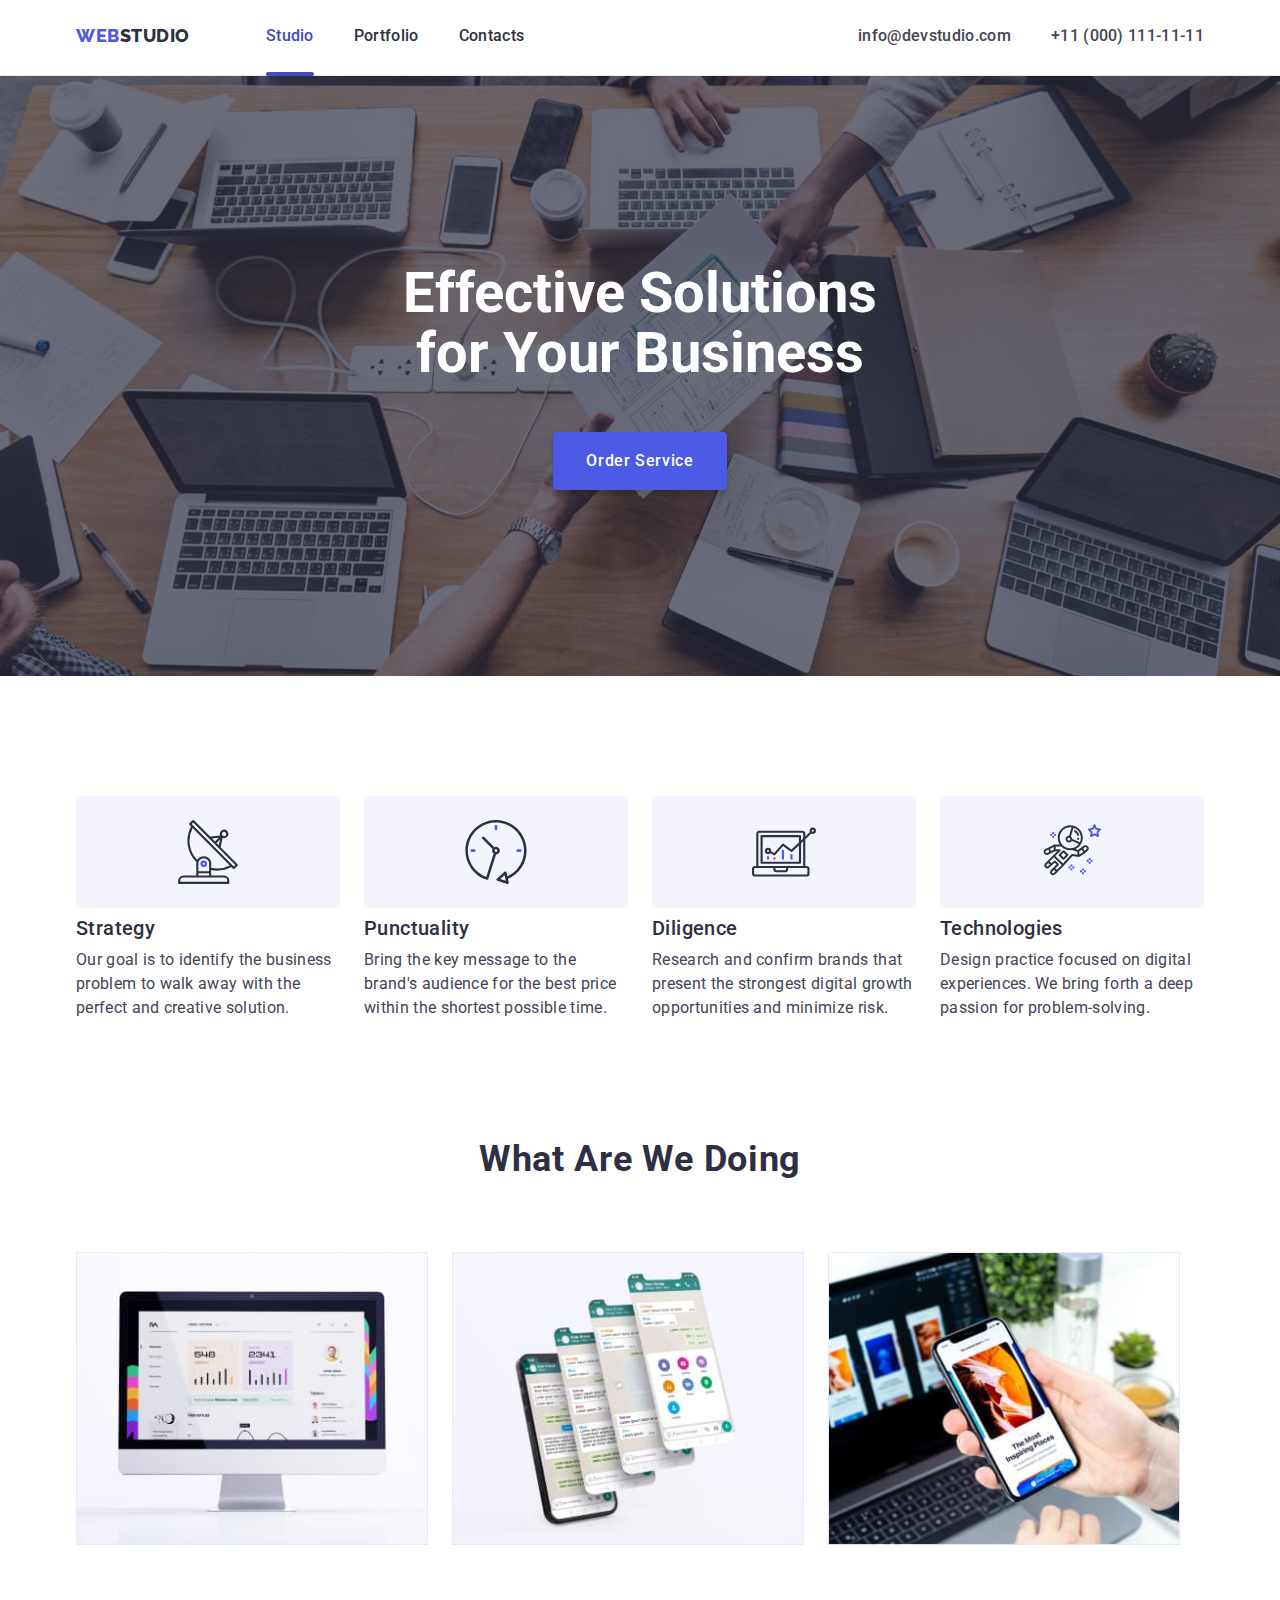
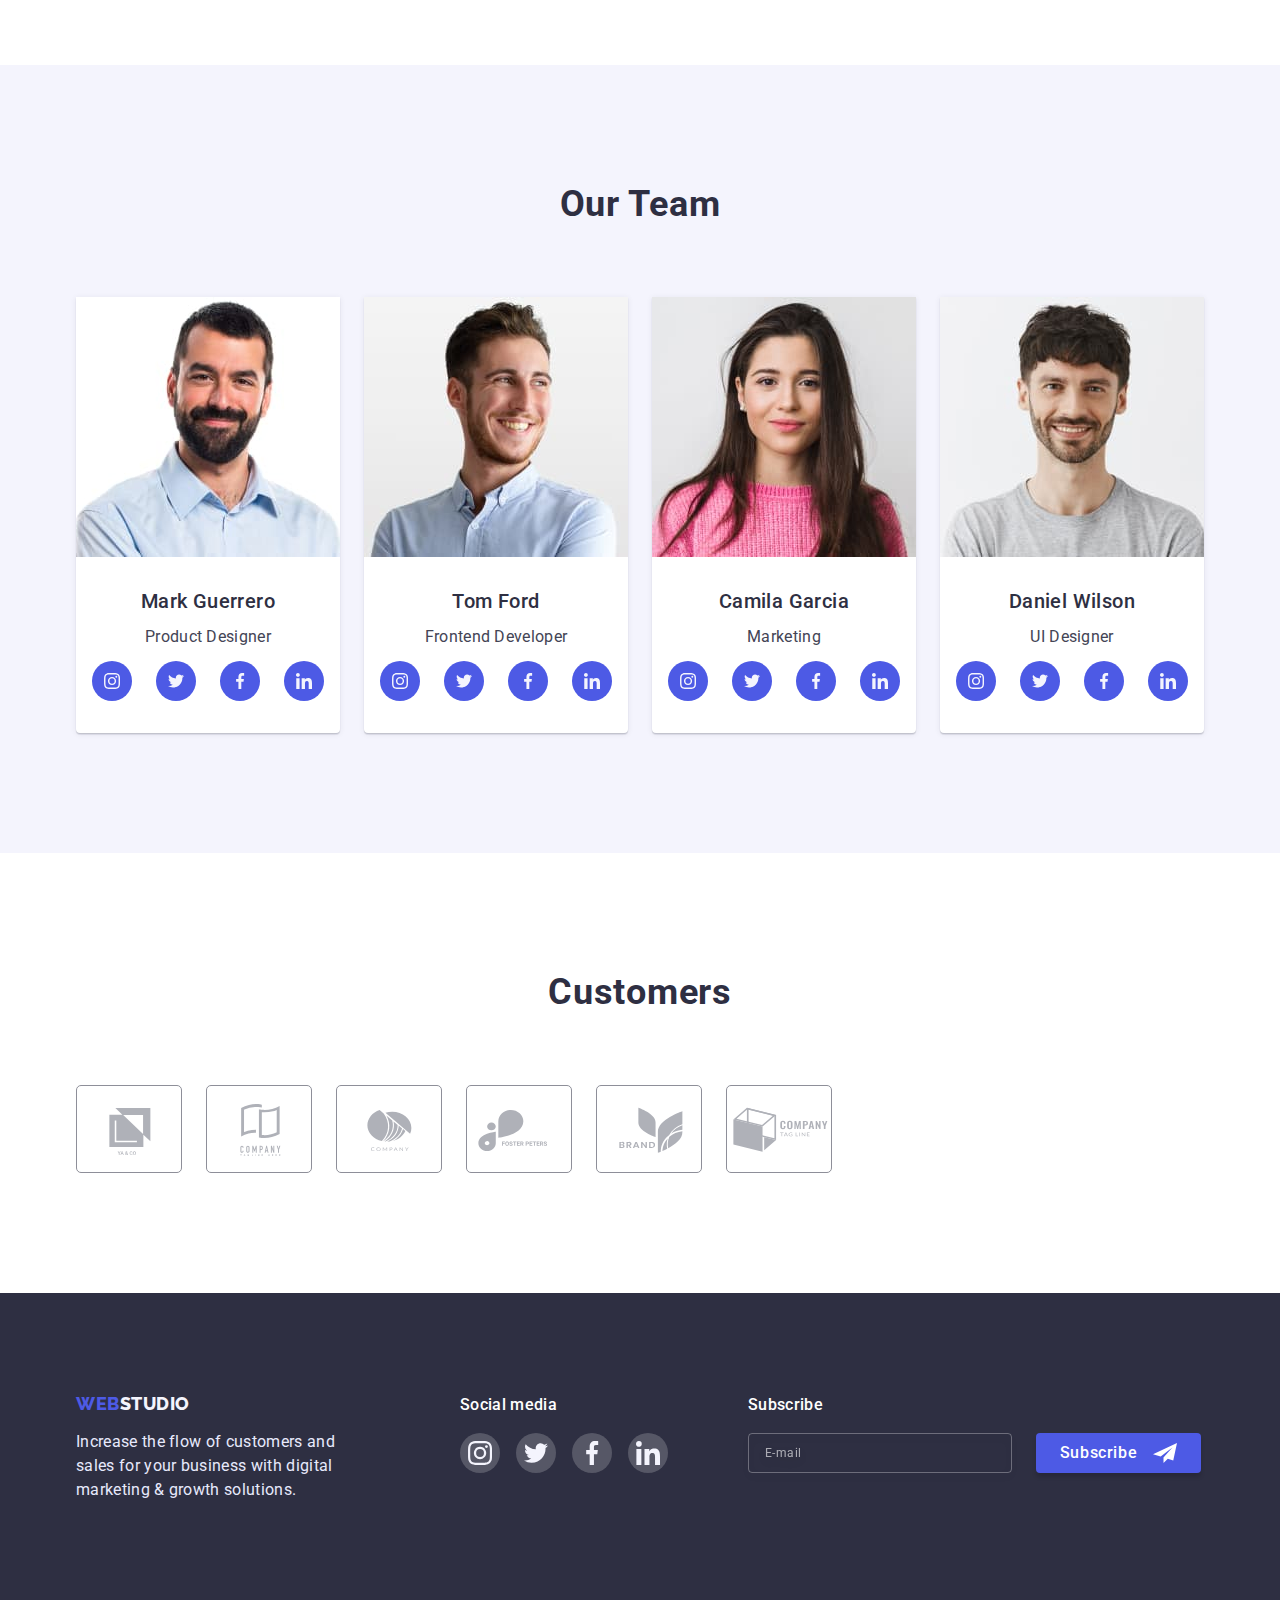
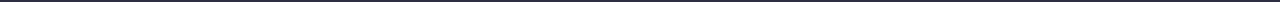
<file: index.html>
<!DOCTYPE html>
<html lang="en">
<head>
    <meta charset="UTF-8">
    <meta http-equiv="X-UA-Compatible" content="IE=edge">
    <meta name="viewport" content="width=device-width, initial-scale=1.0">
    <title>Document</title>
    <link rel="stylesheet" href="https://cdn.jsdelivr.net/npm/modern-normalize@1.1.0/modern-normalize.min.css">
    <link rel="preconnect" href="https://fonts.googleapis.com"/>
    <link rel="preconnect" href="https://fonts.gstatic.com" crossorigin/>
    <link href="https://fonts.googleapis.com/css2?family=Raleway:wght@800&family=Roboto:wght@400;500;700;900&display=swap" rel="stylesheet">
    <link rel="stylesheet" href="./css/styles.css" />   
</head>
<body>
    <header class="header">
    <div class="container">
        <div class ="header-flex">
        <nav class="header-navigation">
            <a class="header-logo link" href="./index.html">
                <span class="logo-color">Web</span>Studio</a>
    
            <ul class="header-list list">
                <li class="header-item">
                    <a class="header-link active link" href="./index.html">Studio</a></li>
                <li class="header-item">
                    <a class="header-link link" href="./portfolio.html">Portfolio</a></li>
                <li class="header-item">
                    <a class="header-link link" href="">Contacts</a></li>
            </ul>
        </nav>
        <address class="header-address">
            <ul class="adress-list list">
                <li><a class="header-mailto link" href="mailto:info@devstudio.com">info@devstudio.com</a></li>
                <li><a class="header-tel link" href="tel:+110001111111">+11 (000) 111-11-11</a></li>
            </ul>
        </address>
        </div>
    </div>
    </header>
    <main>
        <section class="hero section">
            <div class="container">
               <h1 class="hero-title">Effective Solutions for Your Business</h1>
               <button class="hero-btn" type="button" data-modal-open>Order Service</button>
            </div>
        </section>
        <section class="benefits section">
            <div class="container">
              <h2 class="visually-hidden">Advantages</h2>

               <ul class="benefits-list list">
                 <li class="benefits-item">
                    <div class="benefits-icon">
                        <svg class="benefits-icon-symbol">
                          <use href="./images/icons.svg#icon-antenna"></use>
                        </svg>
                      </div>
                    <h3 class="benefits-subtitle">Strategy</h3>
                    <p class="benefits-text">Our goal is to identify the business problem to walk away with the perfect and creative solution.</p>
                 </li>
                 <li class="benefits-item">
                    <div class="benefits-icon">
                        <svg class="benefits-icon-symbol">
                          <use href="./images/icons.svg#icon-clock"></use>
                        </svg>
                      </div>
                    <h3 class="benefits-subtitle">Punctuality</h3>
                    <p class="benefits-text">Bring the key message to the brand's audience for the best price within the shortest possible time.</p>
                 </li>
                 <li class="benefits-item">
                    <div class="benefits-icon">
                        <svg class="benefits-icon-symbol">
                          <use href="./images/icons.svg#icon-diagram"></use>
                        </svg>
                      </div>
                    <h3 class="benefits-subtitle">Diligence</h3>
                    <p class="benefits-text">Research and confirm brands that present the strongest digital growth opportunities and minimize risk.</p>
                 </li>
                 <li class="benefits-item">
                    <div class="benefits-icon">
                        <svg class="benefits-icon-symbol">
                          <use href="./images/icons.svg#icon-astronaut"></use>
                        </svg>
                      </div>
                    <h3 class="benefits-subtitle">Technologies</h3>
                    <p class="benefits-text">Design practice focused on digital experiences. We bring forth a deep passion for problem-solving.</p>
                 </li>
              </ul>
            </div>
        </section>
        <section class="services section">
            <div class="container">
            <h2 class="services-title">What are we doing</h2>
            <ul class="services-list list">
                <li class="services-item">
                    <img
                    src="./images/computer.jpg" 
                    alt="computer screen"
                    width="360"
                    height="300"
                    />
                </li>
                <li class="services-item">
                    <img
                    src="./images/screen.jpg"
                    alt="phone screenshots"
                    width="360"
                    height="300"
                    />
                </li>
                <li class="services-item">
                    <img 
                    src="./images/telephone.jpg"
                    alt="phone in hand"
                    width="360"
                    height="300"
                    />
                    <li class="services-item">
            </ul>
        </div>
        </section>
        <section class="team section">
            <div class="container">
            <h2 class="team-title">Our Team</h2>
            <ul class="team-list list">
                <li class="team-item">
                    <img 
                    src="./images/mark-guerrero.jpg"
                    alt="Mark Guerrero"
                    width="264"
                    height="260"
                    />
                    <div class="team-name">
                    <h3 class="team-subtitle">Mark Guerrero</h3>
                    <p class="team-text">Product Designer</p>
                    <ul class="team-text-list">
                        <li class="team-text-item">
                            <a class="team-text-link link" href>
                                 <svg clas="team-text-icon" width="16" height="16" >
                                 <use href="./images/icons.svg#icon-instagram">
                                 </use>
                                 </svg>
                            </a>
                        </li>
                        <li class="team-text-item">
                            <a class="team-text-link link" href>
                                <svg clas="team-text-icon" width="16" height="16" >
                                <use href="./images/icons.svg#icon-twitter">
                                </use>
                                </svg>
                            </a>
                        </li>
                        <li class="team-text-item">
                            <a class="team-text-link link" href>
                                <svg clas="team-text-icon" width="16" height="16" >
                                <use href="./images/icons.svg#icon-facebook">
                                </use>
                                </svg>
                            </a>
                        </li>
                        <li class="team-text-item">
                            <a class="team-text-link link" href>
                                <svg clas="team-text-icon" width="16" height="16" >
                                <use href="./images/icons.svg#icon-linkedin">
                                </use>
                                </svg>
                            </a>
                        </li>
                    </ul>
                </div>
                </li>
                <li class="team-item">
                    <img 
                    src="./images/tom-ford.jpg"
                    alt="Tom Ford"
                    width="264"
                    height="260"
                    />
                    <div class="team-name">
                    <h3 class="team-subtitle">Tom Ford</h3>
                    <p class="team-text">Frontend Developer</p>
                    <ul class="team-text-list">
                        <li class="team-text-item link">
                            <a class="team-text-link link" href>
                                 <svg clas="team-text-icon" width="16" height="16" >
                                 <use href="./images/icons.svg#icon-instagram">
                                 </use>
                                 </svg>
                            </a>
                        </li>
                        <li class="team-text-item">
                            <a class="team-text-link link" href>
                                <svg clas="team-text-icon" width="16" height="16" >
                                <use href="./images/icons.svg#icon-twitter">
                                </use>
                                </svg>
                            </a>
                        </li>
                        <li class="team-text-item">
                            <a class="team-text-link link" href>
                                <svg clas="team-text-icon" width="16" height="16" >
                                <use href="./images/icons.svg#icon-facebook">
                                </use>
                                </svg>
                            </a>
                        </li>
                        <li class="team-text-item">
                            <a class="team-text-link link" href>
                                <svg clas="team-text-icon" width="16" height="16" >
                                <use href="./images/icons.svg#icon-linkedin">
                                </use>
                                </svg>
                            </a>
                        </li>
                    </ul>
                </div>
                </li>
                <li class="team-item">
                    <img 
                    src="./images/camila-garcia.jpg"
                    alt="Camila Garcia"
                    width="264"
                    height="260"
                    />
                    <div class="team-name">
                    <h3 class="team-subtitle">Camila Garcia</h3>
                    <p class="team-text">Marketing</p>
                    <ul class="team-text-list">
                        <li class="team-text-item">
                            <a class="team-text-link link" href>
                                 <svg class="team-text-icon" width="16" height="16" >
                                 <use href="./images/icons.svg#icon-instagram">
                                 </use>
                                 </svg>
                            </a>
                        </li>
                        <li class="team-text-item">
                            <a class="team-text-link link" href>
                                <svg class="team-text-icon" width="16" height="16" >
                                <use href="./images/icons.svg#icon-twitter">
                                </use>
                                </svg>
                            </a>
                        </li>
                        <li class="team-text-item">
                            <a class="team-text-link link" href>
                                <svg class="team-text-icon" width="16" height="16" >
                                <use href="./images/icons.svg#icon-facebook">
                                </use>
                                </svg>
                            </a>
                        </li>
                        <li class="team-text-item">
                            <a class="team-text-link link" href>
                                <svg class="team-text-icon" width="16" height="16" >
                                <use href="./images/icons.svg#icon-linkedin">
                                </use>
                                </svg>
                            </a>
                        </li>
                    </ul>
                </div>
                </li>
                <li class="team-item">
                    <img 
                    src="./images/daniel-wilson.jpg"
                    alt="Daniel Wilson"
                    width="264"
                    height="260"
                    />
                    <div class="team-name">
                    <h3 class="team-subtitle">Daniel Wilson</h3>
                    <p class="team-text">UI Designer</p>
                    <ul class="team-text-list">
                        <li class="team-text-item">
                            <a class="team-text-link link" href>
                                 <svg class="team-text-icon" width="16" height="16" >
                                 <use href="./images/icons.svg#icon-instagram">
                                 </use>
                                 </svg>
                            </a>
                        </li>
                        <li class="team-text-item">
                            <a class="team-text-link link" href>
                                <svg class="team-text-icon" width="16" height="16" >
                                <use href="./images/icons.svg#icon-twitter">
                                </use>
                                </svg>
                            </a>
                        </li>
                        <li class="team-text-item">
                            <a class="team-text-link link" href>
                                <svg class="team-text-icon" width="16" height="16" >
                                <use href="./images/icons.svg#icon-facebook">
                                </use>
                                </svg>
                            </a>
                        </li>
                        <li class="team-text-item">
                            <a class="team-text-link link" href>
                                <svg class="team-text-icon" width="16" height="16" >
                                <use href="./images/icons.svg#icon-linkedin">
                                </use>
                                </svg>
                            </a>
                        </li>
                    </ul>
                </div>
                </li>
            </ul>
            </div>
        </section>
        <section class="customers section">
            <div class="container">
            <h2 class="customers-title">Customers</h2>
            <ul class="customers-list list">
                <li class="customers-item">
                    <a class="customers-text-link link" href>
                        <svg class="customers-text-icon" width="104" height="56" >
                        <use href="./images/icons.svg#icon-logo">
                        </use>
                        </svg>
                   </a>
                </li>
                <li class="customers-item">
                    <a class="customers-text-link link" href>
                        <svg class="customers-text-icon" width="104" height="56" >
                        <use href="./images/icons.svg#icon-logo2">
                        </use>
                        </svg>
                    </a>
                </li>
                <li class="customers-item">
                    <a class="customers-text-link link" href>
                        <svg class="customers-text-icon" width="104" height="56" >
                        <use href="./images/icons.svg#icon-logo3">
                        </use>
                        </svg>
                    </a>
                </li>
                <li class="customers-item">
                    <a class="customers-text-link link" href>
                        <svg class="customers-text-icon" width="104" height="56" >
                        <use href="./images/icons.svg#icon-logo4">
                        </use>
                        </svg>
                    </a>
                </li>
                <li class="customers-item">
                    <a class="customers-text-link link" href>
                        <svg class="customers-text-icon" width="104" height="56" >
                        <use href="./images/icons.svg#icon-logo5">
                        </use>
                        </svg>
                    </a>
                </li>
                <li class="customers-item">
                    <a class="customers-text-link link" href>
                        <svg class="customers-text-icon" width="104" height="56" >
                        <use href="./images/icons.svg#icon-logo6">
                        </use>
                        </svg>
                    </a>
                </li>
            </ul>
        </div>
        </section>
    </main>
    <footer class="footer">
        <div class="container footer-container">
            <div class="footer-container-logo">   
               <a class="footer-logo link" href="./index.html">
               <span class="logo-color">Web</span>Studio</a>
               <p class="footer-text">Increase the flow of customers and sales for your business with digital marketing & growth solutions.</p>
            </div>
        <div class="media-footer-container" >
            <p class="media-footer" >Social media</p>
            <ul class="footer-list list" >
                <li class="footer-item" >
                    <a href="" class="footer-link link" 
                    target="_blank"
                    rel="noopener noreferrer"
                    >
                    <svg class="footer-icon" width="24" height="24">
                        <use href="./images/icons.svg#icon-instagram"></use>
                      </svg>
                    </a>

                </li>
                <li class="footer-item" >
                    <a href="" class="footer-link link" 
                    target="_blank"
                    rel="noopener noreferrer"
                    >
                    <svg class="footer-icon" width="24" height="24">
                        <use href="./images/icons.svg#icon-twitter"></use>
                      </svg>
                    </a>
                </li>
                <li class="footer-item" >
                    <a href="" class="footer-link link" 
                    target="_blank"
                    rel="noopener noreferrer"
                    >
                    <svg class="footer-icon" width="24" height="24">
                        <use href="./images/icons.svg#icon-facebook"></use>
                      </svg>
                    </a>
                </li>
                <li class="footer-item" >
                    <a href="" class="footer-link link" 
                    target="_blank"
                    rel="noopener noreferrer"
                    >
                    <svg class="footer-icon" width="24" height="24">
                        <use href="./images/icons.svg#icon-linkedin"></use>
                      </svg>
                    </a>
                </li>
            </ul>
        </div>
        <div class="footer-online">
            <p class="footer-online-title">Subscribe</p>
            <form class="footer-online-form">
                <div class="footer-input">
                <input
                type="email"
                id="online-email"
                name="online-email"
                class="online-input"
                placeholder="E-mail">
                <!-- <label for="online-email" class="online-label">Email</label> -->

                <button class="footer-btn button" type="submit">Subscribe
                <svg class="footer-icon-form" width="24" height="24">
                  <use href="./images/icons.svg#icon-icon-foot"></use>
                </svg>
            </button>
                </div>
            </form>
        </div>

    </div>
    </footer>


    <div class="backdrop is-hidden" data-modal>
     <div class="modal">
        <button type="button" class="modal-close" data-modal-close>                    
            <svg class="modal-icon">
               <use href="./images/icons.svg#icon-close"></use>
            </svg>
        </button>
          <p class="modal-title">Leave your contacts and we will call you back</p>

        <form class="modal-form">
            <div class="modal-field">
              <label class="input-text" for="user-name">Name</label>
              <div class="input-wrap">
                <input 
                  type="text"
                  name="user-name"
                  id="user-name"
                  class="modal-input"
                  placeholder=" ">
                <svg class="modal-icon-form" width="18" height="18">
                  <use href="./images/icons.svg#icon-person-black"></use>
                </svg>
              </div>
            </div>
            <div class="modal-field">
              <label class="input-text" for="user-phone">Phone</label>
              <div class="input-wrap">
            <input
              type="tel"
              name="user-phone"
              id="user-phone"
              class="modal-input"
              placeholder=" ">
              <svg class="modal-icon-form" width="18" height="24">
                <use href="./images/icons.svg#icon-phone-black"></use>
              </svg>
            </div>
            </div>
            <div class="modal-field">
              <label class="input-text" for="user-email">Email</label>
              <div class="input-wrap">
            <input 
              type="email"
              name="user-email"
              id="user-email"
              class="modal-input"
              placeholder="">
              <svg class="modal-icon-form" width="18" height="24">
                <use href="./images/icons.svg#icon-email-black"></use>
              </svg>
            </div>
            </div>

            <div class="modal-field-comment">  
              <label class="input-text" for="user-comment">Comment</label
            ><textarea
              class="modal-message"
              id="user-comment"
              name="user-comment"
              placeholder="Text input"
            ></textarea>
            </div>

            <div class="modal-field-checkbox">
                <input
                type="checkbox"
                id="policy"
                value="true"
                class="input-check visually-hidden">
                <label
                  for="policy" 
                  class="check-text">
                    I accept the terms and conditions of the
                  <a class="policy-link" href="">
                    Privacy Policy
                  </a>
                </label>
            </div>

            <button class="modal-btn button" type="submit">Send</button>
        </form>
     </div>
    </div>
    <script src="./js/modal.js"></script>
</body>
</html>
</file>
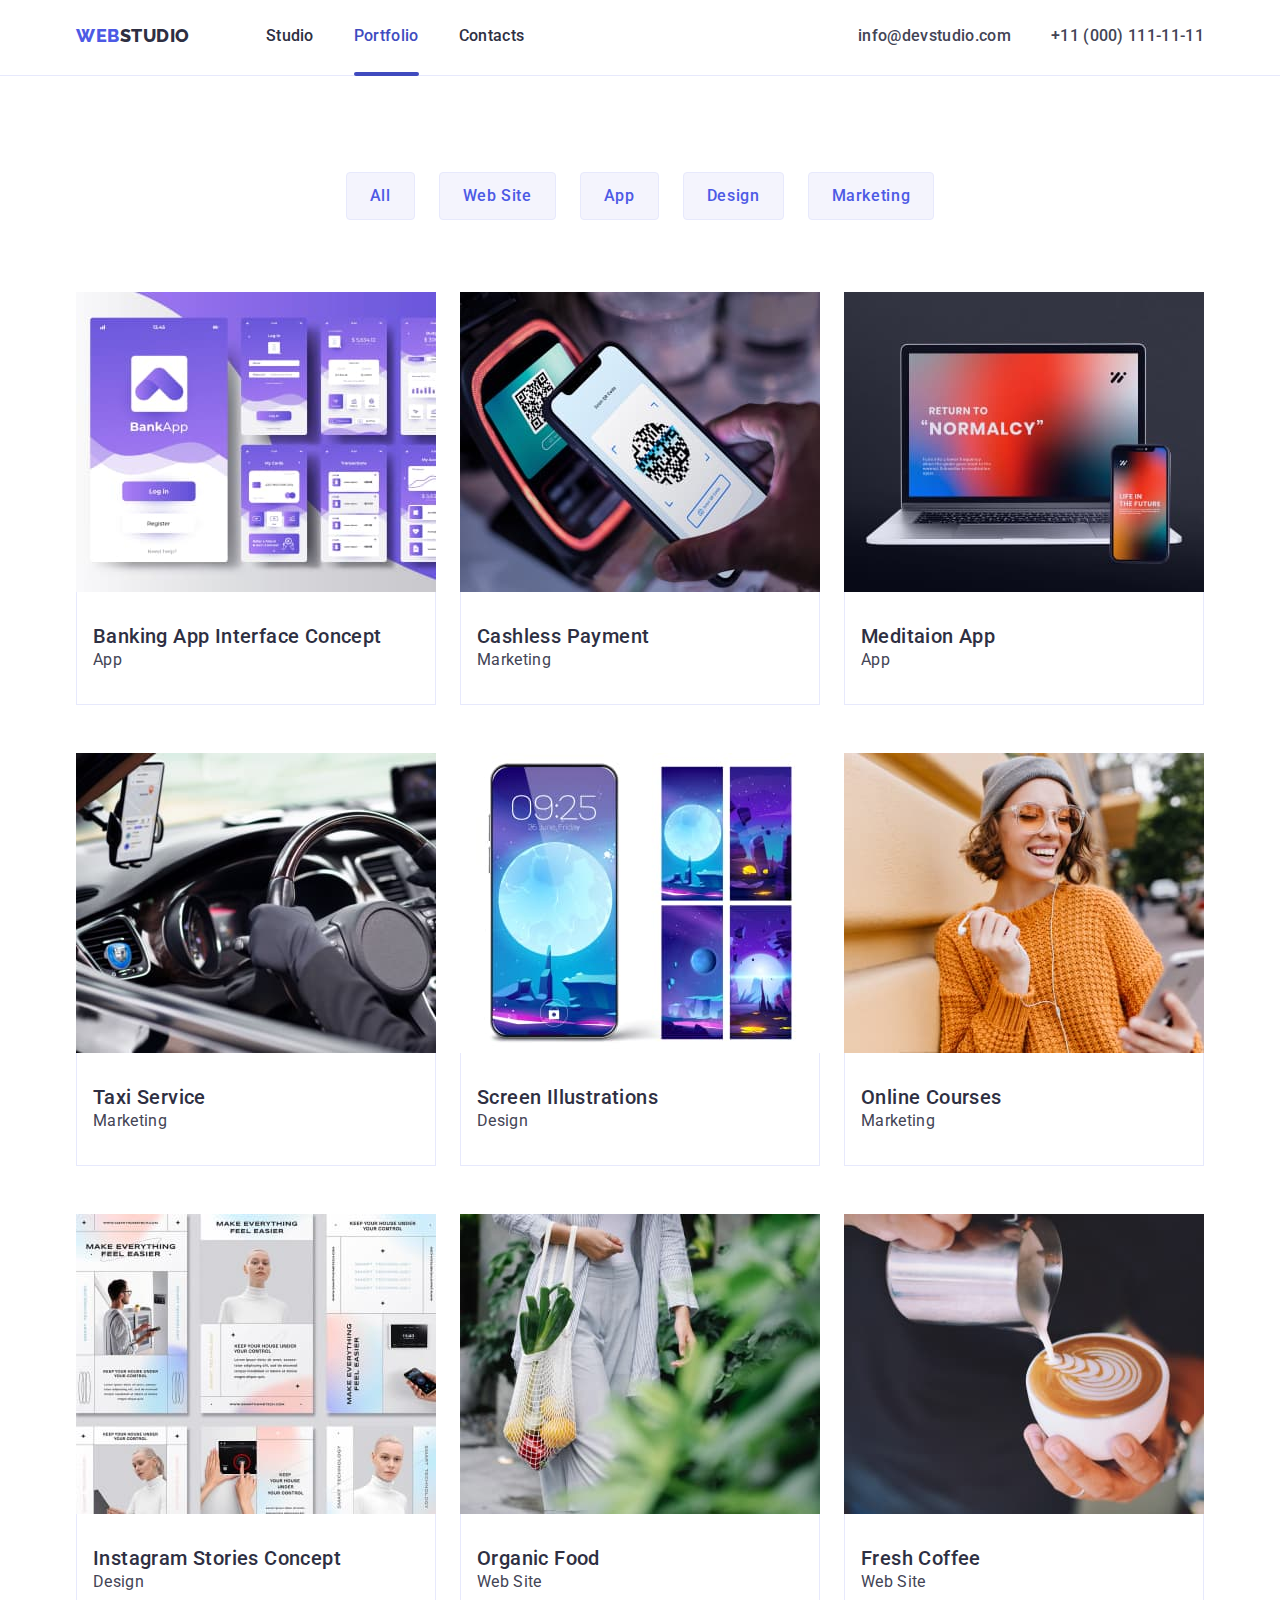
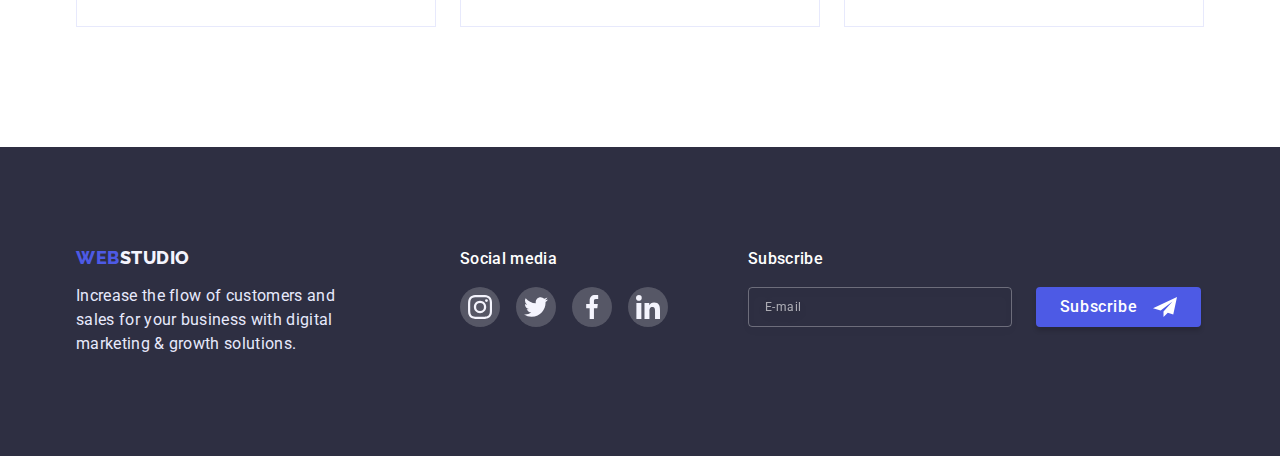
<file: portfolio.html>
<!DOCTYPE html>
<html lang="en">
<head>
    <meta charset="UTF-8">
    <meta http-equiv="X-UA-Compatible" content="IE=edge">
    <meta name="viewport" content="width=device-width, initial-scale=1.0">
    <title>Document</title>
    <link rel="stylesheet" href="https://cdn.jsdelivr.net/npm/modern-normalize@1.1.0/modern-normalize.min.css">
    <link rel="preconnect" href="https://fonts.googleapis.com"/>
    <link rel="preconnect" href="https://fonts.gstatic.com" crossorigin/>
    <link href="https://fonts.googleapis.com/css2?family=Raleway:wght@800&family=Roboto:wght@400;500;700;900&display=swap" rel="stylesheet">
    <link rel="stylesheet" href="./css/styles.css" />
</head>
<body>
    <header class="header">
        <div class="container">
            <div class ="header-flex">
        <nav class="header-navigation">
            <a class="header-logo link" href="./index.html">
                <span class="logo-color">Web</span>Studio</a>
    
            <ul class="header-list list">
                <li class="header-item">
                    <a class="header-link link" href="./index.html">Studio</a></li>
                <li class="header-item">
                    <a class="header-link active link" href="./portfolio.html">Portfolio</a></li>
                <li class="header-item">
                    <a class="header-link link" href="">Contacts</a></li>
            </ul>
        </nav>
        <address class="header-address">
            <ul class="adress-list list">
                <li><a class="header-mailto link" href="mailto:info@devstudio.com">info@devstudio.com</a></li>
                <li><a class="header-tel link" href="tel:+110001111111">+11 (000) 111-11-11</a></li>
            </ul>
        </address>
        </div>
        </div>
    </header>
    <main>
        <section class="portfolio section">
            <div class="container">
            <h1 class="visually-hidden">Portfolio</h1>
            <ul class="portfolio-list list">
                <li class="portfolio-item">
                    <button class="portfolio-btn" type="button">All</button></li>
                <li class="portfolio-item">
                    <button class="portfolio-btn" type="button">Web Site</button></li>
                <li class="portfolio-item">
                    <button class="portfolio-btn" type="button">App</button></li>
                <li class="portfolio-item">
                    <button class="portfolio-btn" type="button">Design</button></li>
                <li class="portfolio-item">
                    <button class="portfolio-btn" type="button">Marketing</button></li>
            </ul>

        <ul class="portfolio-list-example list">
            <li class="portfolio-item-example">

                <div class="portfolio-cover-wrap">
                    <img src="./images/banking-app.jpg"
                    alt="banking app interface concept"
                    width="360"
                    height="300"
                    class="portfolio-item-photo"
                    />
                      <p class="portfolio-cover-text">
                        14 Stylish and User-Friendly App Design Concepts · Task Manager App 
                        · Calorie Tracker App · Exotic Fruit Ecommerce App · Cloud Storage App
                      </p>
                </div>
                
                <div class="portfolio-item-text">
                <h2 class="portfolio-subtitle">Banking App Interface Concept</h2>
                <p class="portfolio-text">App</p>
            </div>
            </li>
            <li class="portfolio-item-example">

                <div class="portfolio-cover-wrap">
                <img src="./images/cashless-payment.jpg"
                alt="cashless payment"
                width="360"
                height="300"
                class="portfolio-item-photo"
                />
                <p class="portfolio-cover-text">
                    14 Stylish and User-Friendly App Design Concepts · Task Manager App 
                    · Calorie Tracker App · Exotic Fruit Ecommerce App · Cloud Storage App
                  </p>
            </div>

                <div class="portfolio-item-text">
                <h2 class="portfolio-subtitle">Cashless Payment</h2>
                <p class="portfolio-text">Marketing</p>
            </div>
            </li>
            <li class="portfolio-item-example">

                <div class="portfolio-cover-wrap">
                <img src="./images/meditaion-app.jpg"
                alt="meditaion app"
                width="360"
                height="300"
                class="portfolio-item-photo"
                />
                <p class="portfolio-cover-text">
                    14 Stylish and User-Friendly App Design Concepts · Task Manager App 
                    · Calorie Tracker App · Exotic Fruit Ecommerce App · Cloud Storage App
                  </p>
            </div>

                <div class="portfolio-item-text">
                <h2 class="portfolio-subtitle">Meditaion App</h2>
                <p class="portfolio-text">App</p>
            </div>
            </li>
            <li class="portfolio-item-example">

                <div class="portfolio-cover-wrap">
                <img src="./images/taxi-service.jpg"
                alt="taxi service"
                width="360"
                height="300"
                class="portfolio-item-photo"
                />
                <p class="portfolio-cover-text">
                    14 Stylish and User-Friendly App Design Concepts · Task Manager App 
                    · Calorie Tracker App · Exotic Fruit Ecommerce App · Cloud Storage App
                  </p>
            </div>

                <div class="portfolio-item-text">
                <h2 class="portfolio-subtitle">Taxi Service</h2>
                <p class="portfolio-text">Marketing</p>
            </div>
            </li>
            <li class="portfolio-item-example">

                <div class="portfolio-cover-wrap">
                <img src="./images/screen-illustrations.jpg"
                alt="screen illustrations"
                width="360"
                height="300"
                class="portfolio-item-photo"
                />
                <p class="portfolio-cover-text">
                    14 Stylish and User-Friendly App Design Concepts · Task Manager App 
                    · Calorie Tracker App · Exotic Fruit Ecommerce App · Cloud Storage App
                  </p>
            </div>

                <div class="portfolio-item-text">
                <h2 class="portfolio-subtitle">Screen Illustrations</h2>
                <p class="portfolio-text">Design</p>
            </div>
            </li>
            <li class="portfolio-item-example">

                <div class="portfolio-cover-wrap">
                <img src="./images/online-courses.jpg"
                alt="online courses"
                width="360"
                height="300"
                class="portfolio-item-photo"
                />
                <p class="portfolio-cover-text">
                    14 Stylish and User-Friendly App Design Concepts · Task Manager App 
                    · Calorie Tracker App · Exotic Fruit Ecommerce App · Cloud Storage App
                  </p>
            </div>

                <div class="portfolio-item-text">
                <h2 class="portfolio-subtitle">Online Courses</h2>
                <p class="portfolio-text">Marketing</p>
            </div>
            </li>
            <li class="portfolio-item-example">

                <div class="portfolio-cover-wrap">
                <img src="./images/instagram-stories.jpg"
                alt="instagram stories concept"
                width="360"
                height="300"
                class="portfolio-item-photo"
                />
                <p class="portfolio-cover-text">
                    14 Stylish and User-Friendly App Design Concepts · Task Manager App 
                    · Calorie Tracker App · Exotic Fruit Ecommerce App · Cloud Storage App
                  </p>
            </div>

                <div class="portfolio-item-text">
                <h2 class="portfolio-subtitle">Instagram Stories Concept</h2>
                <p class="portfolio-text">Design</p>
            </div>
            </li>
            <li class="portfolio-item-example">

                <div class="portfolio-cover-wrap">
                <img src="./images/organic-food.jpg"
                alt="organic food"
                width="360"
                height="300"
                class="portfolio-item-photo"
                />
                <p class="portfolio-cover-text">
                    14 Stylish and User-Friendly App Design Concepts · Task Manager App 
                    · Calorie Tracker App · Exotic Fruit Ecommerce App · Cloud Storage App
                  </p>
            </div>

                <div class="portfolio-item-text">
                <h2 class="portfolio-subtitle">Organic Food</h2>
                <p class="portfolio-text">Web Site</p>
            </div>
            </li>
            <li class="portfolio-item-example">
                
                <div class="portfolio-cover-wrap">
                <img src="./images/fresh-coffee.jpg"
                alt="fresh coffee"
                width="360"
                height="300"
                class="portfolio-item-photo"
                />
                <p class="portfolio-cover-text">
                    14 Stylish and User-Friendly App Design Concepts · Task Manager App 
                    · Calorie Tracker App · Exotic Fruit Ecommerce App · Cloud Storage App
                  </p>
            </div>

                <div class="portfolio-item-text">
                <h2 class="portfolio-subtitle">Fresh Coffee</h2>
                <p class="portfolio-text">Web Site</p>
            </div>
            </li>
        </ul>
      </div>
     </section>
    <footer class="footer">
        <div class="container footer-container">
            <div class="footer-container-logo">   
               <a class="footer-logo link" href="./index.html">
               <span class="logo-color">Web</span>Studio</a>
               <p class="footer-text">Increase the flow of customers and sales for your business with digital marketing & growth solutions.</p>
            </div>
        <div class="media-footer-container" >
            <p class="media-footer" >Social media</p>
            <ul class="footer-list list" >
                <li class="footer-item" >
                    <a href="" class="footer-link link" 
                    target="_blank"
                    rel="noopener noreferrer"
                    >
                    <svg class="footer-icon" width="24" height="24">
                        <use href="./images/icons.svg#icon-instagram"></use>
                      </svg>
                    </a>

                </li>
                <li class="footer-item" >
                    <a href="" class="footer-link link" 
                    target="_blank"
                    rel="noopener noreferrer"
                    >
                    <svg class="footer-icon" width="24" height="24">
                        <use href="./images/icons.svg#icon-twitter"></use>
                      </svg>
                    </a>
                </li>
                <li class="footer-item" >
                    <a href="" class="footer-link link" 
                    target="_blank"
                    rel="noopener noreferrer"
                    >
                    <svg class="footer-icon" width="24" height="24">
                        <use href="./images/icons.svg#icon-facebook"></use>
                      </svg>
                    </a>
                </li>
                <li class="footer-item" >
                    <a href="" class="footer-link link" 
                    target="_blank"
                    rel="noopener noreferrer"
                    >
                    <svg class="footer-icon" width="24" height="24">
                        <use href="./images/icons.svg#icon-linkedin"></use>
                      </svg>
                    </a>
                </li>
            </ul>
        </div>
        <div class="footer-online">
            <p class="footer-online-title">Subscribe</p>
            <form class="footer-online-form">
                <div class="footer-input">
                <input
                type="email"
                id="online-email"
                name="online-email"
                class="online-input"
                placeholder="E-mail">
                <!-- <label for="online-email" class="online-label">Email</label> -->

                <button class="footer-btn button" type="submit">Subscribe
                <svg class="footer-icon-form" width="24" height="24">
                  <use href="./images/icons.svg#icon-icon-foot"></use>
                </svg>
            </button>
                </div>
            </form>
        </div>

    </div>
    </footer>
</body>
</html>
</file>
<file: css/styles.css>
:root {
    --title-color: #2E2F42;
    --logo-btn-color: #4D5AE5;
    --hover-focus-color: #404BBF;
    --text-contacts-color: #434455;
    --border-text-color: #E7E9FC;
    --background-color: #F4F4FD;
    --white-color: #ffffff;
}

body {
    font-family: 'Roboto', sans-serif;
    color: var(--title-color);
}

h1,
h2,
h3,
h4,
h5,
h6,
p {
  margin-top: 0;
  margin-bottom: 0;
}

ul,
ol {
    margin-top: 0;
    margin-bottom: 0;
    padding-left: 0;
}

img {
    display: block;
    margin: 0;
    padding: 0;
    max-width: 100%;
    height: auto;

}

address {
    font-style: normal;
}

button {
    cursor: pointer;
}

.link {
    text-decoration: none;
}

.list {
    list-style: none;
}

.visually-hidden {
    position: absolute;
    white-space: nowrap;
    width: 1px;
    height: 1px;
    overflow: hidden;
    border: 0;
    padding: 0;
    clip: rect(0 0 0 0);
    clip-path: inset(50%);
    margin: -1px;
 }

.logo-color {
    color: var(--logo-btn-color);
 }

.container {
    width: 1158px;
    /*1128+15*2*/
    padding-left: 15px;
    padding-right: 15px;
    margin: 0 auto;
}

.header-flex {
    display: flex;
}

.section {
    padding-top: 120px;
    padding-bottom: 120px;
}

/*----HEADER---*/

.header {
    padding-top: 24px;
    padding-bottom: 27px;
    border-bottom: 1px solid var(--border-text-color);
}

.header-navigation {
    display: flex;
}

.header-logo {
    font-family: 'Raleway';
    font-weight: 800;
    font-size: 18px;
    line-height: 1.17;
    display: flex;
    align-items: center;
    letter-spacing: 0.03em;
    text-transform: uppercase;
    color: inherit;

    margin-right: 76px;
}

.header-list {
    display: flex;
    flex-direction: row;
    font-weight: 500;
    font-size: 16px;
    line-height: 1.5;
    letter-spacing: 0.02em;
    list-style: none;
    gap: 40px;
}

.header-item {
    list-style: none;
}

.header-address {
    font-weight: 400;
    font-size: 16px;
    line-height: 1.5;
    letter-spacing: 0.02em;
    display: flex;
    margin-left: auto;
}

.adress-list {
    font-weight: 500;
    font-size: 16px;
    line-height: 1.5;
    letter-spacing: 0.02em;
    list-style: none;
    display: flex;
    gap: 40px;
}

.header-link {
    /* display: block; */
    position: relative;
    color: inherit;
    font-weight: 500;
    font-size: 16px;
    line-height: 1.5;
    letter-spacing: 0.02em;
    padding-top: 24px;
    padding-bottom: 31px;

    transition: color 250ms cubic-bezier(0.4, 0, 0.2, 1);
}

.header-link:hover, 
.header-link:focus {
    color: var(--hover-focus-color);
}

.active {
    color: var(--hover-focus-color);
}

.active::after {
    display: block;
    content: "";
    position: absolute;
    width: 100%;
    height: 4px;
    left: 0px;
    bottom: 0px;

    border-radius: 2px;
    background-color: var(--hover-focus-color);
    pointer-events: none;
    transition: color 250ms cubic-bezier(0.4, 0, 0.2, 1); 
}

.header-mailto {
    font-size: 16px;
    line-height: 1.5;
    letter-spacing: 0.02em;    
    color: var(--text-contacts-color);

    transition: 250ms cubic-bezier(0.4, 0, 0.2, 1);
}

.header-mailto:hover,
.header-mailto:focus {
    color: var(--hover-focus-color);
}

.header-tel {
    font-size: 16px;
    line-height: 1.5;
    letter-spacing: 0.02em;
    color: var(--text-contacts-color);

    transition: 250ms cubic-bezier(0.4, 0, 0.2, 1);
}

.header-tel:hover,
.header-tel:focus {
    color: var(--hover-focus-color);
}

/*----HERO---*/

.hero {
    background-color: var(--title-color);

    padding-top: 188px;
    padding-bottom: 188px;
    text-align: center;

    max-width: 1440px;
    height: 600px;
    margin-left: auto;
    margin-right: auto;
    background-image: linear-gradient(
    to right,rgba(46, 47, 66, 0.7), rgba(46, 47, 66, 0.7)), url(../images/office.jpg);
    background-repeat: no-repeat;
    background-position: center;
    background-size: cover;

}

.hero-title {
        max-width: 494px;
        width: 100%;
        height: auto;
        margin-left: auto;
        margin-right: auto;
        margin-bottom: 48px;
        color: var(--white-color);
        font-size: 56px;
        line-height: 1.07;
}

.hero-btn {
    font-family: inherit;
    font-weight: 500;
    font-size: 16px;
    line-height: 1.5;
    display: inline-block;
    align-items: center;
    letter-spacing: 0.04em;
    color: var(--white-color);
    background: var(--logo-btn-color);

    min-width: 169px;
    border-radius: 4px;
    border: 1px solid var(--logo-btn-color);
    padding: 16px 32px;
    cursor: pointer;

    box-shadow: 0px 4px 4px rgba(0, 0, 0, 0.15);
    transition: background-color 250ms cubic-bezier(0.4, 0, 0.2, 1);
}

.hero-btn:hover,
.hero-btn:focus {
    background: var(--hover-focus-color);
    border: 1px solid var(--hover-focus-color);
}

/*----BENEFITS---*/

.benefits-list {
    display: flex;
    column-gap: 24px;
}

.benefits-item {
    list-style: none;
    width: calc(((100% - 72px) / 4));
}

.benefits-subtitle {
    margin-bottom: 8px;
    font-weight: 500;
    font-size: 20px;
    line-height: 1.2;
    letter-spacing: 0.02em;
}
.benefits-text {
    font-size: 16px;
    line-height: 1.5;
    letter-spacing: 0.02em;
    color: var(--text-contacts-color);
}

.benefits-icon {
    display: flex;
    height: 112px;
    background-color: var(--background-color);
    border-radius: 4px;
    justify-content: center;
    align-items: center;
    margin-bottom: 8px;
}

.benefits-icon-symbol {
    width: 64px;
    height: 64px;
}

/*----SERVICES---*/

.services {
    padding-top: 0;
}
.services-title {
    margin-bottom: 72px;
    font-size: 36px;
    line-height: 1.11;
    text-align: center;
    letter-spacing: 0.02em;
    text-transform: capitalize;
}
.services-list {
    display: flex;
}
.services-item:not(:last-child) {
    margin-right: 24px;
}

/*----TEAM---*/

.team {
    background: var(--background-color);
    
}
.team-title {
    margin-bottom: 72px;
    font-size: 36px;
    line-height: 1.11;
    text-align: center;
    letter-spacing: 0.02em;
    text-transform: capitalize;
}
.team-list {
    display: flex;
}
.team-item {
    width: calc((100%-72px)/4);
    margin-right: 24px;
    display: flex;
    flex-direction: column;
    justify-content: center;
    align-items: center;    
    background-color: var(--white-color);
    box-shadow: 0px 1px 6px rgba(46, 47, 66, 0.08), 0px 1px 1px rgba(46, 47, 66, 0.16), 0px 2px 1px rgba(46, 47, 66, 0.08);
    border-radius: 0px 0px 4px 4px;
}

.team-item:nth-last-child(1) {
    margin-right: 0;
}

.team-name {
    display: flex;
    flex-direction: column;
    justify-content: center;
    align-items: center;
    width: 100%;
    gap: 4px;
    padding: 32px 16px;
}

.team-subtitle {
    margin-bottom: 8px;
    font-weight: 500;
    font-size: 20px;
    line-height: 1.2;
    text-align: center;
    letter-spacing: 0.02em;
}
.team-text {
    margin-bottom: 8px;
    font-size: 16px;
    line-height: 1.5;
    text-align: center;
    letter-spacing: 0.02em;
    color: var(--text-contacts-color);
}

.team-text-list {
    display: flex;
    list-style: none;
    gap: 24px;
}

.team-text-item {
    width: 40px;
    height: 40px;
}

.team-text-link {
    width: 100%;
    height: 100%;
    border-radius: 50%;
    display: flex;
    justify-content: center;
    align-items: center;
    background-color: var(--logo-btn-color);
    transition: background-color 250ms cubic-bezier(0.4, 0, 0.2, 1);
}


.team-text-link:hover,
.team-text-link:focus {
    background-color: var(--hover-focus-color);
}

/*----CUSTOMERS---*/

.customers-title {
    margin-bottom: 72px;
    font-size: 36px;
    line-height: 1.11;
    text-align: center;
    letter-spacing: 0.02em;
    text-transform: capitalize;
}

.customers-list {
    display: flex;
    gap: 24px;
}

.customers-item {
    width: calc((100%-120px)/6);
}

.customers-text-link {
    width: 100%;
    height: 100%;
    border: 1px solid #8E8F99;
    border-radius: 5px;
    display: flex;
    justify-content: center;
    align-items: center;
    color: #8E8F99;
    padding-top: 15px;
    padding-bottom: 15px;

    transition: border-color 250ms cubic-bezier(0.4, 0, 0.2, 1);
}

.customers-text-icon {
    fill: #afb1b8;
    transition: fill 250ms cubic-bezier(0.4, 0, 0.2, 1);
}

.customers-text-link:is(:hover, :focus) {
    border-color: var(--hover-focus-color);
    color: var(--hover-focus-color);
}

.customers-text-link:is(:hover, :focus) .customers-text-icon {
    fill: var(--hover-focus-color);
}

/*----PORTFOLIO---*/

.portfolio {
    padding-top: 96px;
}

.portfolio-list {
    display: flex;
    justify-content: center;
    margin-bottom: 72px;
}

.portfolio-item:not(:last-child) {
    margin-right: 24px;
}

.portfolio-btn {
    font-family: inherit;
    font-weight: 500;
    font-size: 16px;
    line-height: 1.5;
    display: flex;
    align-items: center;
    text-align: center;
    letter-spacing: 0.04em;
    color: var(--logo-btn-color);
    background: var(--background-color);
    padding: 11px 23px;
    border: 1px solid var(--border-text-color);
    border-radius: 4px;

    transition: border 250ms cubic-bezier(0.4, 0, 0.2, 1),
        background-color 250ms cubic-bezier(0.4, 0, 0.2, 1), 
        color 250ms cubic-bezier(0.4, 0, 0.2, 1),
        box-shadow 250ms cubic-bezier(0.4, 0, 0.2, 1);
}


.portfolio-btn:hover, 
.portfolio-btn:focus {
    background: var(--hover-focus-color);
    color: var(--white-color);
    border: 1px solid var(--hover-focus-color);
    box-shadow: 0px 3px 1px rgba(0, 0, 0, 0.1), 
    0px 2px 1px rgba(0, 0, 0, 0.08), 
    0px 2px 2px rgba(0, 0, 0, 0.12);
    cursor: pointer;
}

.portfolio-list-example {
    display: flex;
    flex-wrap: wrap;
    row-gap: 48px;
    column-gap: 24px;
}

.portfolio-item-example {
    flex-basis: calc((100%-(2*24px))/3);
    display: flex;
    flex-direction: column;
    background: var(--white-color);
    /* box-shadow: 0px 1px 6px rgba(46, 47, 66, 0.08); */

    transition: box-shadow 250ms cubic-bezier(0.4, 0, 0.2, 1);
}

.portfolio-item-example:hover,
.portfolio-item-example:focus {
  box-shadow: 0px 1px 6px rgba(46, 47, 66, 0.08);
}

/* .portfolio-item-example:hover {
    box-shadow: 0px 1px 6px rgba(46, 47, 66, 0.08), 
    0px 1px 1px rgba(46, 47, 66, 0.16), 
    0px 2px 1px rgba(46, 47, 66, 0.08);
} */

.portfolio-item-example:hover .portfolio-cover-text {
    transform: translateY(0);
}

.portfolio-cover-wrap {
    position: relative;
    overflow: hidden;
    left: 0px;
    top: 0px;
    background-blend-mode: soft-light;
    mix-blend-mode: normal;
}

.portfolio-cover-text {
    position: absolute;
    padding: 40px 32px 164px;
    top: 0;
    font-size: 16px;
    line-height: 1.5;
    font-weight: 400;
    letter-spacing: 0.02em;
    color: var(--background-color);
    background-color: var(--logo-btn-color);
    height: 100%;
    transform: translateY(100%);
    transition: transform 250ms cubic-bezier(0.4, 0, 0.2, 1);
}

.portfolio-cover {
    position: absolute;
    left: 0;
    top: 100%;
    width: 100%;
    height: 100%;
    padding: 40px 32px;

    transition: background-color 250ms cubic-bezier(0.4, 0, 0.2, 1),
            color 250ms cubic-bezier(0.4, 0, 0.2, 1),
            transform 250ms cubic-bezier(0.4, 0, 0.2, 1);
}


.portfolio-item-photo {
    display: block;
}

.portfolio-subtitle {
    font-weight: 500;
    font-size: 20px;
    line-height: 1.2;
    letter-spacing: 0.02em;
    color: var(--title-color);
}

.portfolio-item-text {
display: flex;  
flex-direction: column;
width: 100%;
padding: 32px 0px 32px 16px;
background-color: var(--white-color);
border-right: 1px solid var(--border-text-color);
border-left: 1px solid var(--border-text-color);
border-bottom: 1px solid var(--border-text-color);
}

.portfolio-text {
    font-size: 16px;
    line-height: 1.5;
    letter-spacing: 0.02em;
    color: var(--text-contacts-color);
}

/*----FOOTER---*/

.footer {
    padding-top: 100px;
    padding-bottom: 100px;
    background: var(--title-color);
}

.footer-logo {
    /* padding-top: 100px; */
    font-family: 'Raleway';
    font-weight: 800;
    font-size: 18px;
    line-height: 1.17;
    display: flex;
    align-items: center;
    letter-spacing: 0.03em;
    text-transform: uppercase;
    color: var(--background-color);
}

.footer-text {
    margin-top: 16px;
    /* padding-bottom: 100px; */
    width: 264px;
    font-size: 16px;
    line-height: 1.5;
    letter-spacing: 0.02em;
    color: var(--border-text-color);
}

.footer-container {
    display: flex;
    
}

.footer-container-logo {
    display: block;
}

.media-footer-container {
    display: block;
    margin-left:120px;
}

.media-footer {
    font-weight: 500;
    font-size: 16px;
    line-height: 1.5;
    letter-spacing: 0.02em;
    color: var(--white-color);
    margin-bottom: 16px;
}

.footer-list{
    display: flex;
    justify-content: center;
    gap: 16px;
}

.footer-item {
    display: inline-block;
    width: 40px;
    height: 40px;
    background-color: rgba(255, 255, 255, 0.1);;
    border-radius: 50%;
    background-repeat: no-repeat;
    background-size:24px;
    background-position: center;
}

.footer-link {
    display: flex;
    width: 100%;
    height: 100%;
    padding: 0;
    border-radius: 50%;
    border: none;
    justify-content: center;
    align-items: center;

    background-color: rgba(255, 255, 255, 0.1);
    transition: background-color 250ms cubic-bezier(0.4, 0, 0.2, 1)
}

.footer-link:hover,
.footer-link:focus {
    background-color: #31D0AA;
    cursor: pointer;
}

.footer-icon {
    fill: currentColor;
}

.backdrop {
    position: fixed;
    top: 0;
    left: 0;
    width: 100%;
    height: 100%;
    background-color: rgba(46, 47, 66, 0.4);
    box-shadow: 0px 4px 4px rgba(0, 0, 0, 0.25);
    transition: opacity 250ms cubic-bezier(0.4, 0, 0.2, 1),
                visibility 250ms cubic-bezier(0.4, 0, 0.2, 1);
}

.modal {
    position: absolute;
    top: 50%;
    left: 50%;
    width: 408px;
    /* min-height: 584px; */
    background-color: #FCFCFC;
    box-shadow: 0px 1px 1px rgba(0, 0, 0, 0.14), 
                0px 1px 3px rgba(0, 0, 0, 0.12),
                0px 2px 1px rgba(0, 0, 0, 0.2);
    border-radius: 4px;
    /* padding: 24px 24px 528px 360px; */
    padding: 72px 24px 24px;
    transform: translate(-50%, -50%) scale(1);
    transition: transform 250ms cubic-bezier(0.4, 0, 0.2, 1);
}

.backdrop.is-hidden .modal {
    transform: translate(-50%, -50%) scale(0);
}

.modal-close {
    position: absolute;
    display: flex;
    align-items: center;
    justify-content: center;
    padding: 0;
    top: 23px;
    right: 24px;
    width: 24px;
    height: 24px;
    background-color: #e7e9fc;
    border: 1px solid rgba(0, 0, 0, 0.1);
    border-radius: 50%;

    transition: background-color 250ms cubic-bezier(0.4, 0, 0.2, 1);
}

.modal-close:hover,
.modal-close:focus {
    color: var(--white-color);
    background-color: var(--hover-focus-color);
    cursor: pointer;
}

.is-hidden {
    opacity: 0;
    visibility: hidden;
    pointer-events: none;
}

.modal-icon {
    display: inline-block;
    width: 8px;
    height: 18px;
    stroke-width: 0;
    stroke: currentColor;
    fill: currentColor;
}

.modal-title {
    height: 24px;
    width: 360px;
    font-family: 'Roboto';
    font-weight: 500;
    font-style: normal;
    font-size: 16px;
    line-height: 1.5;

    letter-spacing: 0.02em;
    text-align: center;

    color: var(--title-color);

    margin-bottom: 16px;
}

.modal-input {
    width: 100%; 
    height: 40px; 
    border: 1px solid rgba(33, 33, 33, 0.2);
    border-radius: 4px;
    background-color: transparent;
    outline: transparent;
    padding-left: 38px;
    color: rgba(117, 117, 117, 0.5);
    transition: 250ms cubic-bezier(0.4, 0, 0.2, 1);
    
}

.modal-input:hover,
.modal-input:focus {
    border-color: var(--logo-btn-color);
} 

.modal-input:hover + .modal-icon-form {
    fill: var(--logo-btn-color);
}

.modal-input:focus + .modal-icon-form {
    fill: var(--logo-btn-color);
}

.modal-icon-form {
    position: absolute;
    left: 5px;
    top: 50%;
    transform: translateY(-50%);
    margin-left: 11px;

}

.input-wrap {
    position: relative;
    background-color: transparent;
    outline: transparent;
    margin-top: 4px;
    color: rgba(117, 117, 117, 0.5);

}
.modal-field {
    margin-bottom: 8px;
}

.modal-field-checkbox{
    margin-top:16px;
    margin-bottom:24px;
}

.modal-message {
    width: 100%; 
    height: 120px; 
    background-color: transparent;
    outline: transparent;
    padding-top: 8px;
    padding-left: 16px;
    resize: none;
    margin-top: 4px;
    border: 1px solid rgba(33, 33, 33, 0.2);
    border-radius: 4px;

    font-family: 'Roboto';
    font-style: normal;
    font-weight: 400;
    font-size: 12px;
    line-height: 1.17;
    letter-spacing: 0.04em;
    color: rgba(117, 117, 117, 0.5);
    transition: color 250ms cubic-bezier(0.4, 0, 0.2, 1);
}

.modal-message:hover,
.modal-message:focus {
    border-color: var(--logo-btn-color);
} 

.input-text {
    font-family: 'Roboto';
    font-weight: 400;
    font-style: normal;
    font-size: 12px;
    line-height: 1.17;
    letter-spacing: 0.04em;
    color: #8E8F99;
}

.modal-btn {
    display: block;
    font-family: inherit;
    font-weight: 500;
    font-size: 16px;
    line-height: 1.5;
    letter-spacing: 0.04em;
    background-color: var(--logo-btn-color);
    color: var(--white-color);
    border-radius: 4px;
    border: 0;
    min-width: 169px;
    height: 56px;
    margin-left: 95px;
    padding: 0px;
    transition: background-color 250ms cubic-bezier(0.4, 0, 0.2, 1);
    box-shadow: 0px 4px 4px rgba(0, 0, 0, 0.15);

}

.modal-btn:hover,
.modal-btn:focus {
    background: var(--hover-focus-color);
    border: 1px solid var(--hover-focus-color);
}

.check-text {
    width: 338px;
    height: 16px;
    /* font-style: normal;
    font-family: 'Roboto';
    font-weight: 400; */
    font-size: 12px;
    letter-spacing: 0.04em;
    line-height: 1.17;
    flex: none;
    color: #757575;
    flex-grow: 0;
    order: 1;
    display: flex;
}

.check-text::before {
    content: "";
    width: 16px;
    height: 16px;
    border: 1.25px solid var(--title-color);
    border-radius: 2px;
    margin-right: 8px;

}

.input-check:checked + .check-text::before  {
    background-color: var(--hover-focus-color);
    border: none;
    background-image: url(../images/check.svg);
    background-repeat: no-repeat;
    background-position: center;
}

.input-check:focus + .check-text::before  {
    border-color: var(--hover-focus-color);
}

.footer-online {
    display: inline-block;
    margin-left:80px;
}

.footer-online-title {
font-family: 'Roboto';
font-style: normal;
font-weight: 500;
font-size: 16px;
line-height: 1.5;
letter-spacing: 0.02em;
color: #FFFFFF;
padding-bottom: 16px;
}

.footer-input {
    height: 40px;
    display: flex;
    justify-content: center;
    gap: 24px;
}

.online-input {
    background: transparent;
    border: 1px solid rgba(255, 255, 255, 0.3);
    filter: drop-shadow(0px 4px 4px rgba(0, 0, 0, 0.15));
    border-radius: 4px;
    width: 264px;
    padding-left: 16px;
    color: var(--white-color);
    font-weight: 400;
    font-size: 12px;
    line-height: 2;
    letter-spacing: 0.04em;
}

.online-input::placeholder {
    color: rgba(255, 255, 255, 0.6);
    font-weight: 400;
    font-size: 12px;
    line-height: 2;
    letter-spacing: 0.04em;
}

.online-input:focus {
    background: transparent;
    outline: none;
}

.footer-btn {
    display: flex;
    font-family: inherit;
    font-weight: 500;
    font-style: normal;
    line-height: 1.5;
    font-size: 16px;
    align-items: center;
    justify-content: center;
    background: var(--logo-btn-color);
    color: var(--white-color);
    border-radius: 4px;
    border: none;
    /* min-width: 165px; */
    width: 165px;
    gap: 16px;
    padding: 0px;
    letter-spacing: 0.04em;

transition: background-color 250ms cubic-bezier(0.4, 0, 0.2, 1);
box-shadow: 0px 4px 4px rgba(0, 0, 0, 0.15);
}

.footer-btn:hover,
.footer-btn:focus {
    background: var(--hover-focus-color);
    border: 1px solid var(--hover-focus-color);
}

.footer-icon-form {
    fill: #FFFFFF;
}

.policy-link {
    margin-left: 2px;
    color: #4d5ae5;
    text-decoration: underline;
    transition: cursor 250ms cubic-bezier(0.4, 0, 0.2, 1);
}

  .policy-link:hover,
  .policy-link:focus {
    cursor: pointer;
}
</file>
